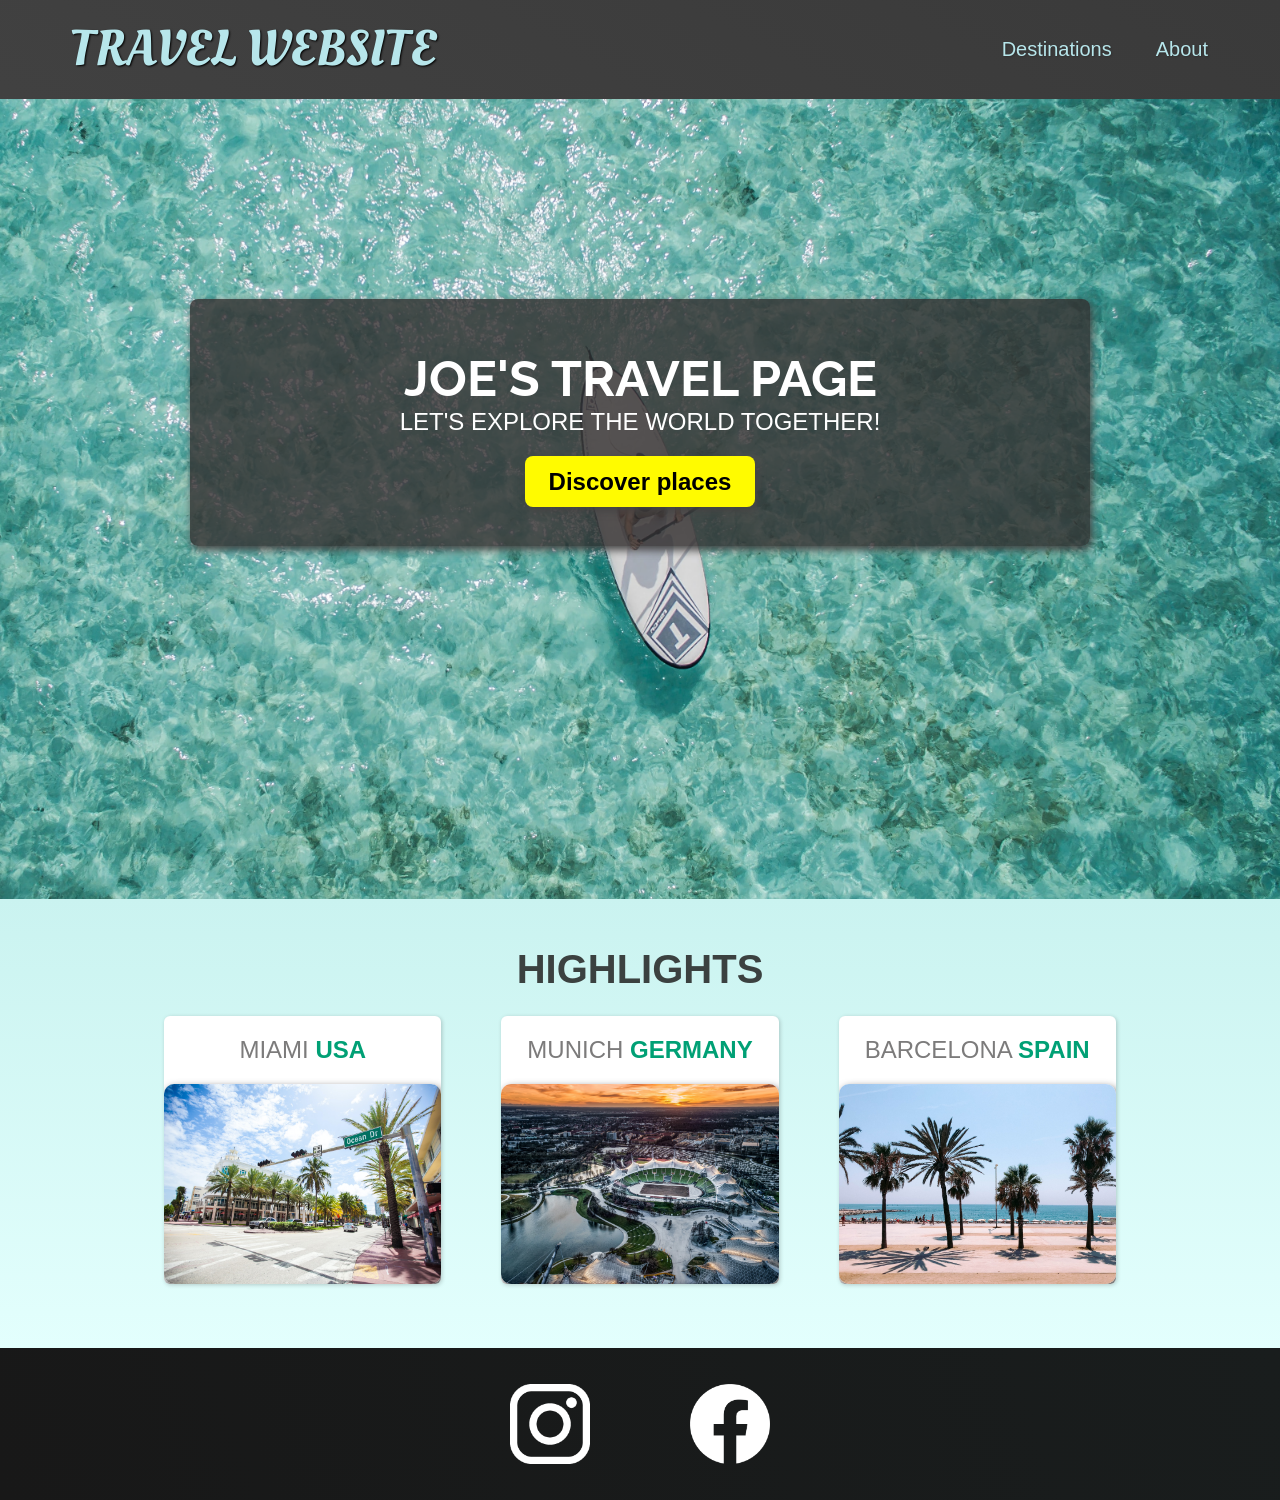
<file: index.html>
<!doctype html>
<html lang="en">
<head>
  <meta charset="UTF-8">
  <meta name="viewport"
        content="width=device-width, user-scalable=no, initial-scale=1.0, maximum-scale=1.0, minimum-scale=1.0">
  <meta http-equiv="X-UA-Compatible" content="ie=edge">
  <title>Travel Website</title>
  <link
    href="https://fonts.googleapis.com/css2?family=Raleway:wght@700&family=Oleo+Script:wght@700&family=Quicksand:wght@300;500&display=swap"
    rel="stylesheet"
  />
  <link rel="stylesheet" href="index.css">
</head>
<body>

<header>
  <div id="page-logo">
    <a href="index.html">Travel Website</a>
  </div>
  <nav>
    <ul>
      <li><a href="">Destinations</a></li>
      <li><a href="">About</a></li>
    </ul>
  </nav>
</header>

<main>
  <section id="hero">
    <div id="hero-content">
      <h1>Joe's Travel Page</h1>
      <p>Let's explore the world together!</p>
      <a href="places.html">Discover places</a>
    </div>
  </section>
  
  <section id="highlights">
    <h2>Highlights</h2>
    <ul id="destinations">
      <li class="destination">
        <p>Miami <strong>USA</strong></p>
        
        <img
          src="images/places/miami.jpg"
          alt="Miami streets on sunny day"
        />
      </li>
      
      <li class="destination">
        <p>Munich <strong>Germany</strong></p>
        
        <img
          src="images/places/munich.jpg"
          alt="Munich stadium in winter"
        />
      </li>
      
      <li class="destination">
        <p>Barcelona <strong>Spain</strong></p>
        
        <img
          src="images/places/barcelona.jpg"
          alt="Palm beach in Barcelona"
        />
      </li>
    </ul>
  </section>
</main>

<footer>
  <ul>
    <li>
      <a href="https://www.instagram.com">
        <img src="images/icons/insta.png" alt="Instagram logo"
        /></a>
    </li>
    <li>
      <a href="https://www.facebook.com">
        <img src="images/icons/facebook.png" alt="Facebook logo"
        /></a>
    </li>
  </ul>
</footer>
</body>
</html>
</file>
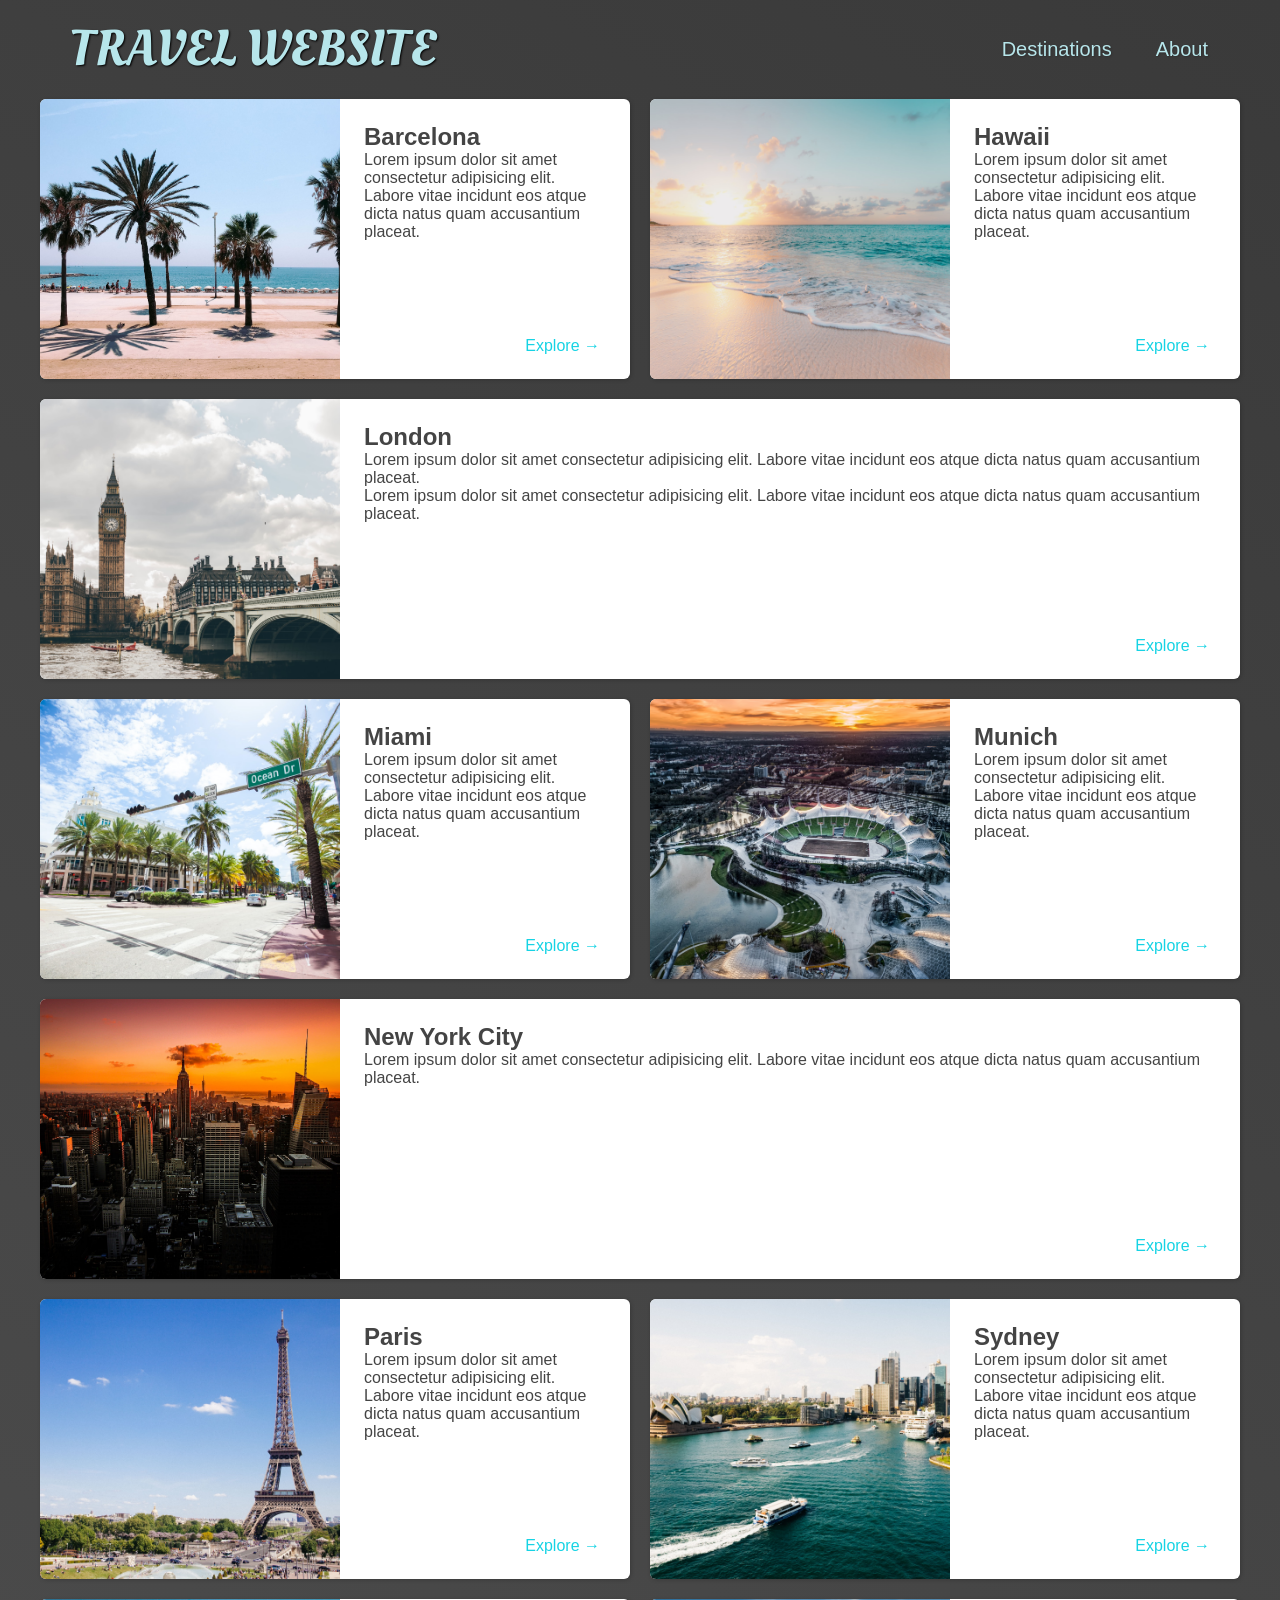
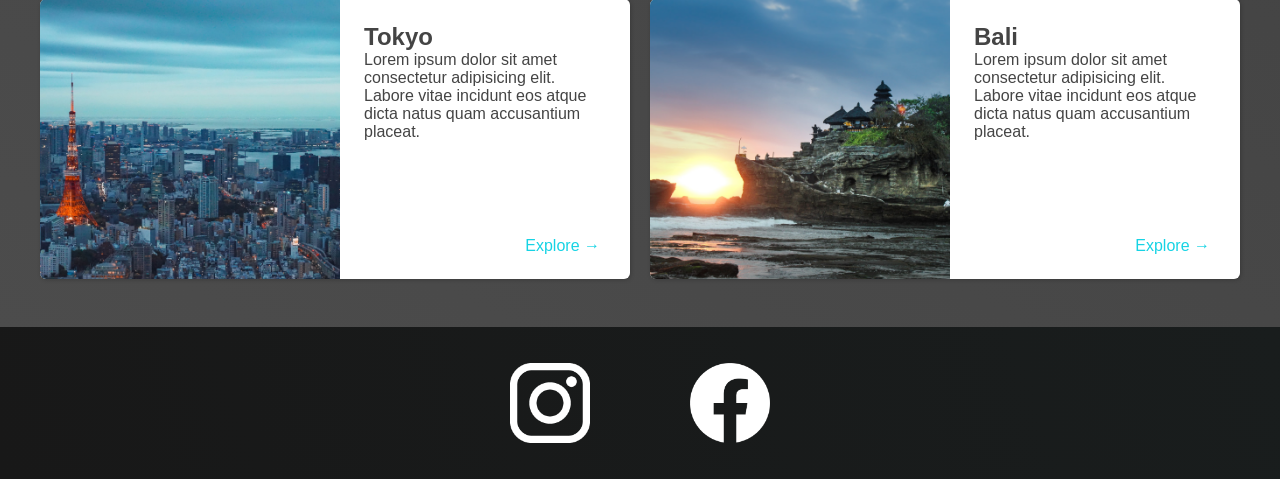
<file: places.html>
<!doctype html>
<html lang="en">
<head>
  <link
    href="https://fonts.googleapis.com/css2?family=Raleway:wght@700&family=Oleo+Script:wght@700&family=Quicksand:wght@300;500&display=swap"
    rel="stylesheet"
  />
  <link rel="stylesheet" href="index.css">
  <title>Travel Website</title>
</head>
<body>

<header>
  <div id="page-logo">
    <a href="index.html">Travel Website</a>
  </div>
  <nav>
    <ul>
      <li><a href="">Destinations</a></li>
      <li><a href="">About</a></li>
    </ul>
  </nav>
</header>

<main>
  <ul>
    <li>
      <img src="images/places/barcelona.jpg" alt="City of Barcelona"/>
      <div class="item-content">
        <div>
          <h2>Barcelona</h2>
          <p>
            Lorem ipsum dolor sit amet consectetur adipisicing elit. Labore
            vitae incidunt eos atque dicta natus quam accusantium placeat.
          </p>
        </div>
        <div class="actions">
          <a href="https://en.wikipedia.org/wiki/Barcelona">Explore &#x2192</a>
        </div>
      </div>
    </li>
    
    <li>
      <img src="images/places/hawaii.jpg" alt="Hawaii beach"/>
      <div class="item-content">
        <div>
          <h2>Hawaii</h2>
          <p>
            Lorem ipsum dolor sit amet consectetur adipisicing elit. Labore
            vitae incidunt eos atque dicta natus quam accusantium placeat.
          </p>
        </div>
        <div class="actions">
          <a href="https://en.wikipedia.org/wiki/Hawaii">Explore &#x2192</a>
        </div>
      </div>
    </li>
    
    <li>
      <img src="images/places/london.jpg" alt="London city"/>
      <div class="item-content">
        <div>
          <h2>London</h2>
          <p>
            Lorem ipsum dolor sit amet consectetur adipisicing elit. Labore
            vitae incidunt eos atque dicta natus quam accusantium placeat.
          </p>
          <p>
            Lorem ipsum dolor sit amet consectetur adipisicing elit. Labore
            vitae incidunt eos atque dicta natus quam accusantium placeat.
          </p>
        </div>
        <div class="actions">
          <a href="https://en.wikipedia.org/wiki/London">Explore &#x2192</a>
        </div>
      </div>
    </li>
    
    <li>
      <img src="images/places/miami.jpg" alt="Miami streets"/>
      <div class="item-content">
        <div>
          <h2>Miami</h2>
          <p>
            Lorem ipsum dolor sit amet consectetur adipisicing elit. Labore
            vitae incidunt eos atque dicta natus quam accusantium placeat.
          </p>
        </div>
        <div class="actions">
          <a href="https://en.wikipedia.org/wiki/Miami">Explore &#x2192</a>
        </div>
      </div>
    </li>
    
    <li>
      <img src="images/places/munich.jpg" alt="Munich football stadium"/>
      <div class="item-content">
        <div>
          <h2>Munich</h2>
          <p>
            Lorem ipsum dolor sit amet consectetur adipisicing elit. Labore
            vitae incidunt eos atque dicta natus quam accusantium placeat.
          </p>
        </div>
        <div class="actions">
          <a href="https://en.wikipedia.org/wiki/Munich">Explore &#x2192</a>
        </div>
      </div>
    </li>
    
    <li>
      <img src="images/places/new-york-city.jpg" alt="New York City skyline"/>
      <div class="item-content">
        <div>
          <h2>New York City</h2>
          <p>
            Lorem ipsum dolor sit amet consectetur adipisicing elit. Labore
            vitae incidunt eos atque dicta natus quam accusantium placeat.
          </p>
        </div>
        <div class="actions">
          <a href="https://en.wikipedia.org/wiki/New_York_City"
          >Explore &#x2192</a
          >
        </div>
      </div>
    </li>
    
    <li>
      <img src="images/places/paris.jpg" alt="Paris city"/>
      <div class="item-content">
        <div>
          <h2>Paris</h2>
          <p>
            Lorem ipsum dolor sit amet consectetur adipisicing elit. Labore
            vitae incidunt eos atque dicta natus quam accusantium placeat.
          </p>
        </div>
        <div class="actions">
          <a href="https://en.wikipedia.org/wiki/Paris">Explore &#x2192</a>
        </div>
      </div>
    </li>
    
    <li>
      <img src="images/places/sydney.jpg" alt="Sydney beach"/>
      <div class="item-content">
        <div>
          <h2>Sydney</h2>
          <p>
            Lorem ipsum dolor sit amet consectetur adipisicing elit. Labore
            vitae incidunt eos atque dicta natus quam accusantium placeat.
          </p>
        </div>
        <div class="actions">
          <a href="https://en.wikipedia.org/wiki/Sydney">Explore &#x2192</a>
        </div>
      </div>
    </li>
    
    <li>
      <img src="images/places/tokyo.jpg" alt="Tokyo skyline"/>
      <div class="item-content">
        <div>
          <h2>Tokyo</h2>
          <p>
            Lorem ipsum dolor sit amet consectetur adipisicing elit. Labore
            vitae incidunt eos atque dicta natus quam accusantium placeat.
          </p>
        </div>
        <div class="actions">
          <a href="https://en.wikipedia.org/wiki/Tokyo">Explore &#x2192</a>
        </div>
      </div>
    </li>
    
    <li>
      <img src="images/places/bali.jpg" alt="Bali beach"/>
      <div class="item-content">
        <div>
          <h2>Bali</h2>
          <p>
            Lorem ipsum dolor sit amet consectetur adipisicing elit. Labore
            vitae incidunt eos atque dicta natus quam accusantium placeat.
          </p>
        </div>
        <div class="actions">
          <a href="https://en.wikipedia.org/wiki/Bali">Explore &#x2192</a>
        </div>
      </div>
    </li>
  </ul>
</main>

<footer>
  <ul>
    <li>
      <a href="https://www.instagram.com">
        <img src="images/icons/insta.png" alt="Instagram logo"
        /></a>
    </li>
    <li>
      <a href="https://www.facebook.com">
        <img src="images/icons/facebook.png" alt="Facebook logo"
        /></a>
    </li>
  </ul>
</footer>

</body>
</html>
</file>
<file: index.css>
* {
  margin: 0;
  padding: 0;
  box-sizing: border-box;
}

body {
  padding: 0;
  box-sizing: border-box;
  font-family: Inter, sans-serif;
  scroll-behavior: smooth;
  background: linear-gradient(30deg, rgb(77, 77, 77), rgb(58, 58, 58));
  color: rgb(68, 68, 68);
}

#hero {
  height: 800px;
  background-image: url("images/places/ocean.jpg");
  background-position: center;
  background-size: cover;
}

#hero-content {
  width: 900px;
  background-color: rgba(51, 47, 47, 0.8);
  box-shadow: 2px 4px 8px rgb(68, 67, 67);
  border-radius: 8px;
  text-align: center;
  padding: 50px 0;
  margin: 0 auto;
  position: relative;
  top: 200px;
}

#hero-content h1 {
  color: white;
  text-transform: uppercase;
  font-size: 50px;
  font-family: "Raleway", sans-serif;
  margin: 0;
}

#hero-content p {
  color: white;
  text-transform: uppercase;
  font-size: 24px;
  font-weight: 300;
  margin-bottom: 32px;
}

#hero-content a {
  text-decoration: none;
  background-color: rgb(255, 251, 0);
  padding: 12px 24px;
  color: black;
  font-size: 24px;
  font-weight: bold;
  border-radius: 8px;
  box-shadow: 2px 4px 8px rgb(68, 67, 67);
}

#hero-content a:hover {
  background-color: rgb(255, 238, 0);
}

#highlights {
  padding: 24px;
  background: linear-gradient(0deg, rgb(227, 255, 253), rgb(202, 243, 240));
}

#highlights h2 {
  text-transform: uppercase;
  text-align: center;
  font-size: 40px;
  color: rgb(59, 65, 64);
  margin: 24px 0;
}

#destinations {
  display: flex;
  justify-content: center;
  width: 90%;
  margin: auto;
  margin-bottom: 40px;
}

.destination {
  display: grid;
  margin: 0 20px;
  text-transform: uppercase;
  width: 25%;
}

.destination p {
  text-align: center;
  font-size: 24px;
  color: rgb(124, 123, 123);
  margin: 20px 0;
}

.destination img {
  height: 200px;
  width: 100%;
  box-shadow: 2px 4px 8px rgb(68, 67, 67);
  border-radius: 10px;
  object-fit: cover;
}

.destination strong {
  color: rgb(0, 160, 117);
}


ul {
  list-style: none;
  margin: 0;
  padding: 0;
}

header {
  display: flex;
  justify-content: space-between;
  align-items: center;
  padding: 15px 60px;
  position: absolute;
  width: 100%;
  top: 0;
  left: 0;
  box-sizing: border-box;
}

#page-logo a {
  padding: 10px;
  font-family: "Oleo Script", sans-serif;
  color: rgb(245, 243, 160);
  font-size: 50px;
  text-decoration: none;
  text-transform: uppercase;
  text-shadow: 1px 1px 2px rgb(0, 0, 0);
}

header ul {
  display: flex;
}

header li {
  margin-left: 20px;
}

header a {
  color: rgb(255, 251, 0);
  text-decoration: none;
  font-size: 20px;
  padding: 12px;
  text-shadow: 1px 1px 2px rgba(0, 0, 0, 0.2);
  border-radius: 6px;
}

header nav a:hover {
  color: rgb(77, 77, 77);
  background-color: rgb(255, 251, 0);
}

footer {
  background: linear-gradient(70deg, rgb(24, 24,24), rgb(25, 29, 29));
  padding: 36px 0;
}

footer ul {
  display: flex;
  justify-content: center;
  /* padding: 40px; */
}

footer li {
  width: 80px;
  height: 80px;
  margin: 0 50px;
}

footer img {
  width: 100%;
  height: 100%;
}

#page-logo a {
  color: rgb(183, 230, 235);
}

header {
  position: static;
}

header a {
  color: rgb(183, 230, 235);
}

header nav a:hover {
  background-color: rgb(183, 230, 235);
  color: rgb(59, 59, 59);
}

main ul {
  width: 1200px;
  margin: 0 auto 48px auto;
  display: grid;
  grid-template-columns: 1fr 1fr;
  gap: 20px 20px;
}

li:nth-of-type(3) {
  grid-column: 1 / span 2;
}

li:nth-of-type(6) {
  grid-column: 1 / span 2;
}

main li {
  display: flex;
  background-color: white;
  box-shadow: 1px 1px 4px rgba(0, 0, 0, 0.2);
  border-radius: 6px;
  overflow: hidden;
}

main li img {
  width: 300px;
  height: 280px;
  object-fit: cover;
}

.item-content {
  padding: 24px;
  display: flex;
  flex-direction: column;
  justify-content: space-between;
}

.item-content h2 {
  margin: 0;
}

.actions {
  text-align: right;
}

.actions a {
  text-decoration: none;
  padding: 6px;
  color: rgb(22, 211, 228);
  border-radius: 5px;
}

.actions a:hover {
  background-color: rgb(235, 253, 255);
}
</file>
